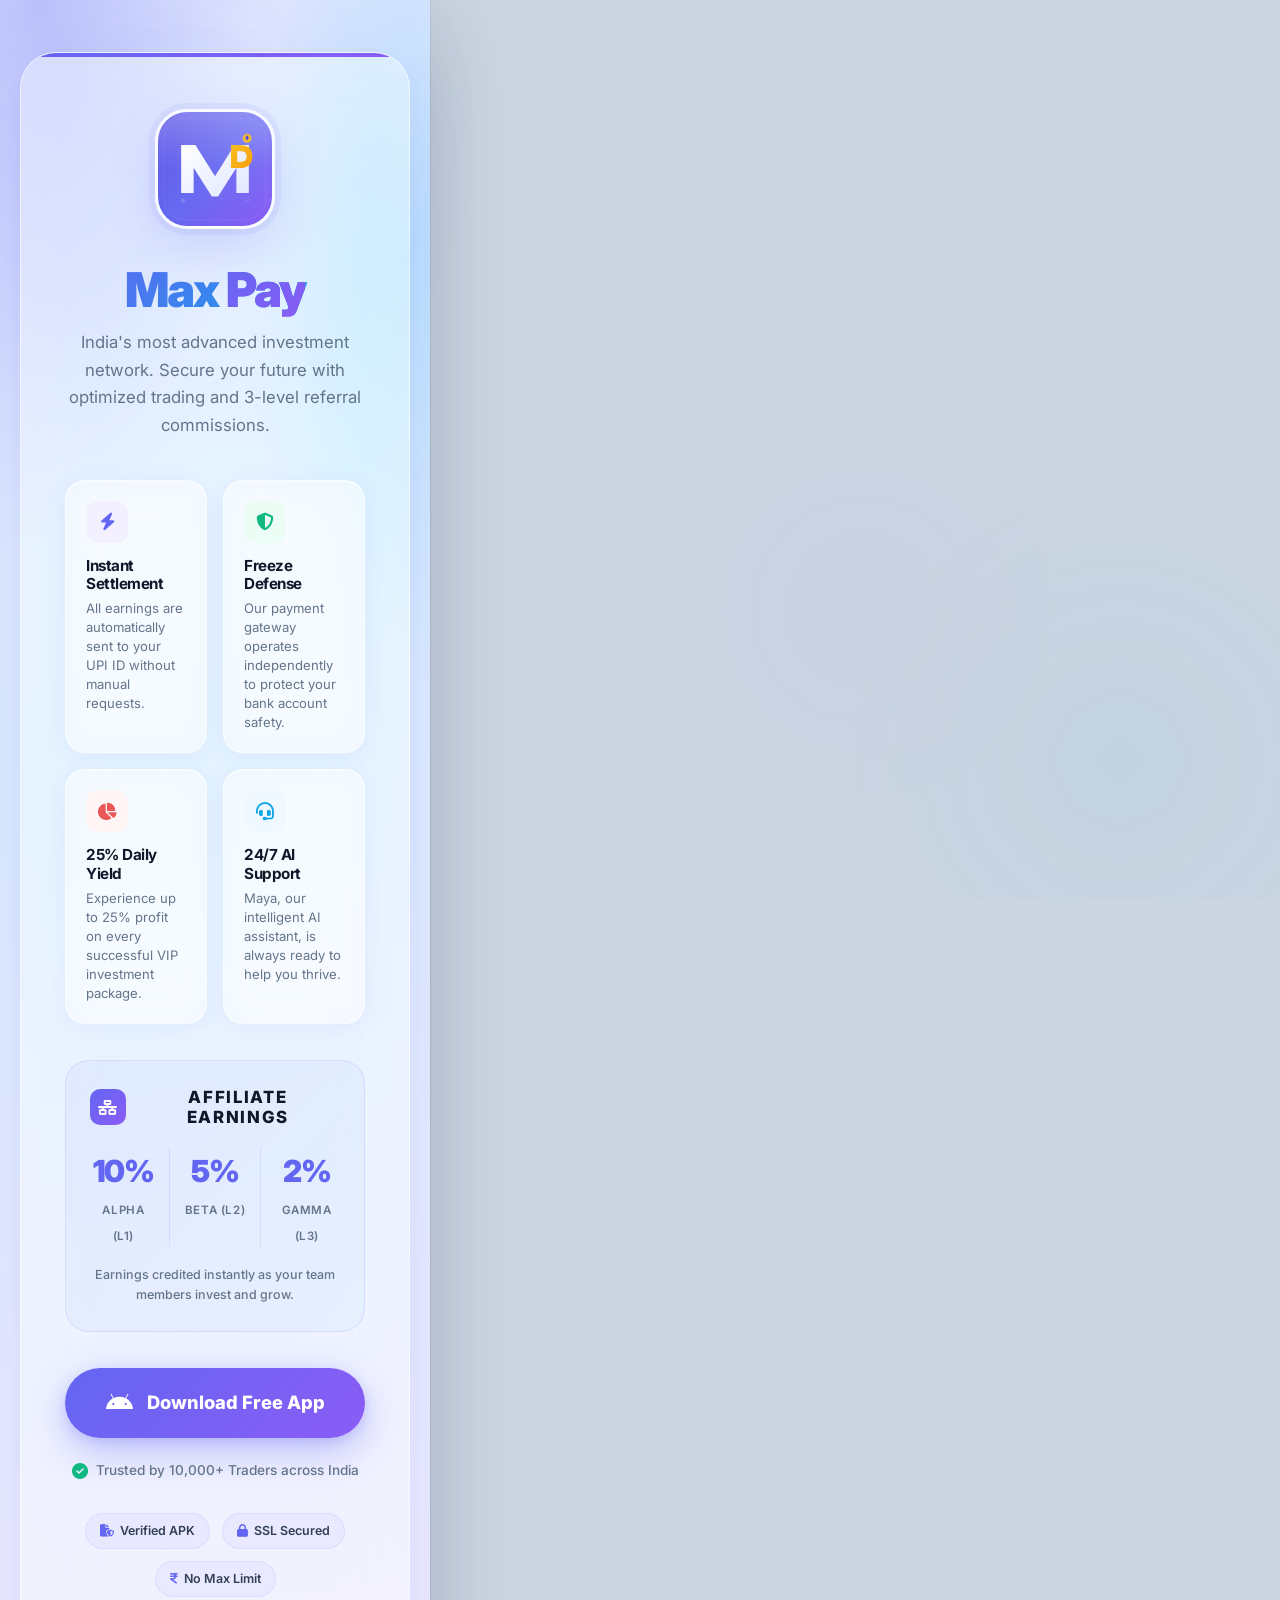
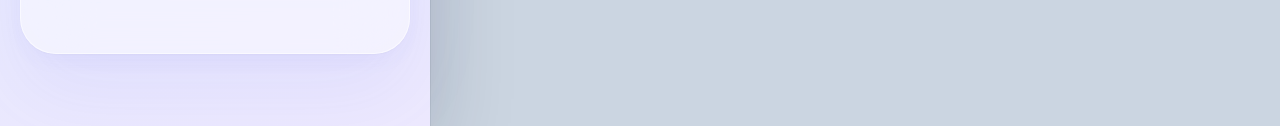
<file: download.html>
<!DOCTYPE html>
<html lang="en">
<head>
    <meta charset="UTF-8">
    <meta name="viewport"
        content="width=device-width, initial-scale=1.0, maximum-scale=1.0, user-scalable=no, viewport-fit=cover">
    <meta name="mobile-web-app-capable" content="yes">
    <meta name="theme-color" content="#6366f1">
    <title>Download Max Pay | Premium Investment App</title>
    <link rel="icon" type="image/svg+xml" href="max_pay_logo.svg">
    <link rel="apple-touch-icon" href="max_pay_logo.svg">
    <meta name="description" content="Download Max Pay - India's most advanced fintech investment app with 25% daily yield, 3-level referral commissions and 24/7 AI support.">
    <!-- Fonts -->
    <link rel="preconnect" href="https://fonts.googleapis.com">
    <link rel="preconnect" href="https://fonts.gstatic.com" crossorigin>
    <link href="https://fonts.googleapis.com/css2?family=Inter:wght@300;400;500;600;700;800;900&display=swap" rel="stylesheet">
    <!-- Icons -->
    <link rel="stylesheet" href="https://cdnjs.cloudflare.com/ajax/libs/font-awesome/6.4.0/css/all.min.css">
    <!-- Global Styles -->
    <link rel="stylesheet" href="styles.css">

    <style>
        /* =========================================
           DOWNLOAD PAGE — PREMIUM LIGHT THEME
           Sky-Blue & Lavender Design System
           ========================================= */

        body {
            font-family: 'Inter', sans-serif;
            background:
                radial-gradient(ellipse 90% 60% at 10% 0%, rgba(99, 102, 241, 0.28), transparent 55%),
                radial-gradient(ellipse 70% 50% at 95% 15%, rgba(56, 189, 248, 0.22), transparent 50%),
                linear-gradient(165deg, #e0e7ff 0%, #dbeafe 45%, #ede9fe 100%);
            color: var(--text-primary);
            margin: 0;
            padding: 0;
            overflow-x: hidden;
            min-height: 100vh;
        }

        /* Animated Ambient Background Spheres */
        .ambient-bg {
            position: fixed;
            inset: 0;
            z-index: 0;
            pointer-events: none;
            overflow: hidden;
        }

        .glow-sphere {
            position: absolute;
            border-radius: 50%;
            filter: blur(90px);
            opacity: 0.45;
        }

        .glow-sphere.s1 {
            width: 520px; height: 520px;
            background: radial-gradient(circle, rgba(99, 102, 241, 0.18) 0%, transparent 70%);
            top: -120px; left: -80px;
        }
        .glow-sphere.s2 {
            width: 480px; height: 480px;
            background: radial-gradient(circle, rgba(14, 165, 233, 0.14) 0%, transparent 70%);
            bottom: -100px; right: -80px;
        }
        .glow-sphere.s3 {
            width: 320px; height: 320px;
            background: radial-gradient(circle, rgba(139, 92, 246, 0.12) 0%, transparent 70%);
            top: 50%; left: 55%;
        }

        /* Hero Container */
        .container-hero {
            max-width: 700px;
            margin: 0 auto;
            padding: 52px 20px 72px;
            display: flex;
            flex-direction: column;
            align-items: center;
            position: relative;
            z-index: 1;
        }

        /* Premium White Glass Card */
        .hero-card {
            background: rgba(255, 255, 255, 0.42);
            backdrop-filter: blur(32px) saturate(180%);
            -webkit-backdrop-filter: blur(32px) saturate(180%);
            border: 1px solid rgba(255, 255, 255, 0.55);
            box-shadow: 0 8px 32px rgba(99, 102, 241, 0.12), inset 0 1px 0 rgba(255, 255, 255, 0.75);
            border-radius: 36px;
            padding: 56px 44px;
            width: 100%;
            text-align: center;
            box-shadow:
                0 40px 80px rgba(99, 102, 241, 0.08),
                0 8px 24px rgba(99, 102, 241, 0.05),
                0 1px 2px rgba(0,0,0,0.03);
            position: relative;
            overflow: hidden;
        }

        /* Decorative top bar */
        .hero-card::before {
            content: '';
            position: absolute;
            top: 0; left: 0; right: 0;
            height: 4px;
            background: linear-gradient(90deg, #6366f1, #8b5cf6, #0ea5e9, #6366f1);
            background-size: 300% 100%;
            animation: bar-shimmer 4s linear infinite;
        }
        @keyframes bar-shimmer {
            0%   { background-position: 0% 0; }
            100% { background-position: 300% 0; }
        }

        .app-logo-main {
            width: 120px;
            height: 120px;
            border-radius: 32px;
            margin-bottom: 28px;
            box-shadow:
                0 20px 50px rgba(99, 102, 241, 0.2),
                0 0 0 6px rgba(99, 102, 241, 0.08);
            border: 3px solid rgba(255, 255, 255, 0.8);
            object-fit: cover;
        }

        h1.hero-title {
            font-size: 3rem;
            font-weight: 900;
            margin: 0 0 14px 0;
            letter-spacing: -0.04em;
            line-height: 1.05;
            color: var(--text-primary);
            background: linear-gradient(135deg, #6366f1, #0ea5e9);
            -webkit-background-clip: text;
            -webkit-text-fill-color: transparent;
            background-clip: text;
        }

        p.hero-subtitle {
            font-size: 1.05rem;
            color: var(--text-muted);
            line-height: 1.65;
            margin-bottom: 40px;
            max-width: 480px;
            margin-left: auto;
            margin-right: auto;
        }

        /* Features Grid */
        .grid-features {
            display: grid;
            grid-template-columns: 1fr 1fr;
            gap: 16px;
            margin-bottom: 36px;
            text-align: left;
        }

        .dl-feature-card {
            background: rgba(255, 255, 255, 0.38);
            backdrop-filter: blur(20px) saturate(160%);
            -webkit-backdrop-filter: blur(20px) saturate(160%);
            border: 1px solid rgba(255, 255, 255, 0.5);
            padding: 20px;
            border-radius: 20px;
            transition: transform 0.25s, box-shadow 0.25s, border-color 0.25s;
            box-shadow: 0 4px 20px rgba(99, 102, 241, 0.08), inset 0 1px 0 rgba(255, 255, 255, 0.6);
        }

        .dl-feature-card:hover {
            border-color: rgba(99, 102, 241, 0.2);
            transform: translateY(-4px);
            box-shadow: 0 10px 28px rgba(99, 102, 241, 0.1);
        }

        .dl-feature-card .feat-icon-wrap {
            width: 42px; height: 42px;
            border-radius: 12px;
            display: flex; align-items: center; justify-content: center;
            margin-bottom: 14px;
            font-size: 1.1rem;
        }

        .dl-feature-card h3 {
            font-size: 0.95rem;
            margin: 0 0 6px 0;
            color: var(--text-primary);
            font-weight: 700;
        }

        .dl-feature-card p {
            font-size: 0.82rem;
            color: var(--text-muted);
            margin: 0;
            line-height: 1.45;
        }

        /* Commission Section */
        .commission-box {
            background: linear-gradient(135deg, rgba(99, 102, 241, 0.06), rgba(14, 165, 233, 0.04));
            border: 1px solid rgba(99, 102, 241, 0.12);
            border-radius: 24px;
            padding: 26px 24px;
            margin-bottom: 36px;
        }

        .comm-header {
            display: flex;
            align-items: center;
            justify-content: center;
            gap: 10px;
            margin-bottom: 20px;
        }

        .comm-header .comm-icon {
            width: 36px; height: 36px;
            background: linear-gradient(135deg, #6366f1, #8b5cf6);
            border-radius: 10px;
            display: flex; align-items: center; justify-content: center;
            color: #fff;
            font-size: 0.95rem;
        }

        .comm-header h2 {
            font-size: 1.05rem;
            margin: 0;
            text-transform: uppercase;
            letter-spacing: 0.1em;
            font-weight: 800;
            color: var(--text-primary);
        }

        .comm-tiers {
            display: flex;
            justify-content: space-around;
            gap: 12px;
        }

        .tier-item {
            text-align: center;
            flex: 1;
        }

        .tier-val {
            font-size: 1.9rem;
            font-weight: 900;
            color: #6366f1;
            display: block;
            letter-spacing: -0.04em;
        }

        .tier-label {
            font-size: 0.72rem;
            color: var(--text-muted);
            font-weight: 600;
            text-transform: uppercase;
            letter-spacing: 0.05em;
        }

        .tier-divider {
            width: 1px;
            background: rgba(99, 102, 241, 0.12);
            align-self: stretch;
        }

        /* Download Button */
        .btn-download {
            background: linear-gradient(135deg, #6366f1, #8b5cf6);
            color: #ffffff;
            text-decoration: none;
            padding: 20px 40px;
            border-radius: 60px;
            font-size: 1.15rem;
            font-weight: 800;
            display: flex;
            align-items: center;
            justify-content: center;
            gap: 14px;
            box-shadow: 0 14px 40px rgba(99, 102, 241, 0.35), 0 4px 12px rgba(99, 102, 241, 0.2);
            transition: all 0.3s cubic-bezier(0.25, 0.8, 0.25, 1);
            margin-bottom: 22px;
            border: none;
            cursor: pointer;
        }

        .btn-download:hover {
            transform: translateY(-3px) scale(1.03);
            box-shadow: 0 20px 55px rgba(99, 102, 241, 0.45), 0 6px 20px rgba(99, 102, 241, 0.25);
        }

        .btn-download i { font-size: 1.5rem; }

        /* Trust Badge */
        .trust-badge {
            display: flex;
            align-items: center;
            justify-content: center;
            gap: 8px;
            font-size: 0.85rem;
            color: var(--text-muted);
            font-weight: 500;
        }

        .trust-badge i { color: var(--accent-green); font-size: 1rem; }

        /* Footer security pills */
        .security-pills {
            margin-top: 32px;
            display: flex;
            justify-content: center;
            gap: 12px;
            flex-wrap: wrap;
        }

        .security-pill {
            display: inline-flex;
            align-items: center;
            gap: 6px;
            padding: 7px 14px;
            border-radius: 99px;
            background: rgba(99, 102, 241, 0.06);
            border: 1px solid rgba(99, 102, 241, 0.1);
            font-size: 0.78rem;
            font-weight: 600;
            color: var(--text-secondary);
        }

        .security-pill i { color: #6366f1; }

        /* Mobile Adjustments */
        @media (max-width: 600px) {
            h1.hero-title { font-size: 2.2rem; }
            .grid-features { grid-template-columns: 1fr; }
            .hero-card { padding: 36px 20px; border-radius: 28px; }
            .comm-tiers { flex-direction: column; gap: 16px; }
            .tier-divider { display: none; }
            .btn-download { padding: 18px 28px; font-size: 1rem; }
        }
    </style>
</head>
<body>

    <!-- Ambient Soft Glow Background -->
    <div class="ambient-bg">
        <div class="glow-sphere s1"></div>
        <div class="glow-sphere s2"></div>
        <div class="glow-sphere s3"></div>
    </div>

    <div class="container-hero">
        <div class="hero-card">

            <img src="max_pay_logo.svg" alt="Max Pay App Logo" class="app-logo-main">

            <h1 class="hero-title">Max <span style="background: linear-gradient(135deg, #6366f1, #8b5cf6); -webkit-background-clip: text; -webkit-text-fill-color: transparent;">Pay</span></h1>
            <p class="hero-subtitle">India's most advanced investment network. Secure your future with optimized trading and 3-level referral commissions.</p>

            <!-- Features Grid -->
            <div class="grid-features">
                <div class="dl-feature-card">
                    <div class="feat-icon-wrap" style="background: #f3f0ff;">
                        <i class="fa-solid fa-bolt" style="color: #6366f1;"></i>
                    </div>
                    <h3>Instant Settlement</h3>
                    <p>All earnings are automatically sent to your UPI ID without manual requests.</p>
                </div>
                <div class="dl-feature-card">
                    <div class="feat-icon-wrap" style="background: #ecfdf5;">
                        <i class="fa-solid fa-shield-halved" style="color: #10b981;"></i>
                    </div>
                    <h3>Freeze Defense</h3>
                    <p>Our payment gateway operates independently to protect your bank account safety.</p>
                </div>
                <div class="dl-feature-card">
                    <div class="feat-icon-wrap" style="background: #fff5f5;">
                        <i class="fa-solid fa-chart-pie" style="color: #eb5757;"></i>
                    </div>
                    <h3>25% Daily Yield</h3>
                    <p>Experience up to 25% profit on every successful VIP investment package.</p>
                </div>
                <div class="dl-feature-card">
                    <div class="feat-icon-wrap" style="background: #f0f9ff;">
                        <i class="fa-solid fa-headset" style="color: #0ea5e9;"></i>
                    </div>
                    <h3>24/7 AI Support</h3>
                    <p>Maya, our intelligent AI assistant, is always ready to help you thrive.</p>
                </div>
            </div>

            <!-- Affiliate Commission Highlight -->
            <div class="commission-box">
                <div class="comm-header">
                    <div class="comm-icon">
                        <i class="fa-solid fa-network-wired"></i>
                    </div>
                    <h2>Affiliate Earnings</h2>
                </div>
                <div class="comm-tiers">
                    <div class="tier-item">
                        <span class="tier-val">10%</span>
                        <span class="tier-label">Alpha (L1)</span>
                    </div>
                    <div class="tier-divider"></div>
                    <div class="tier-item">
                        <span class="tier-val">5%</span>
                        <span class="tier-label">Beta (L2)</span>
                    </div>
                    <div class="tier-divider"></div>
                    <div class="tier-item">
                        <span class="tier-val">2%</span>
                        <span class="tier-label">Gamma (L3)</span>
                    </div>
                </div>
                <p style="font-size: 0.78rem; color: var(--text-muted); margin-top: 18px; font-weight: 500; margin-bottom: 0;">Earnings credited instantly as your team members invest and grow.</p>
            </div>

            <!-- Download CTA -->
            <a href="maxpay.apk" download="MaxPay.apk" class="btn-download" id="download-apk-btn">
                <i class="fa-brands fa-android"></i>
                Download Free App
            </a>

            <div class="trust-badge">
                <i class="fa-solid fa-circle-check"></i>
                <span>Trusted by 10,000+ Traders across India</span>
            </div>

            <div class="security-pills">
                <span class="security-pill"><i class="fa-solid fa-file-shield"></i> Verified APK</span>
                <span class="security-pill"><i class="fa-solid fa-lock"></i> SSL Secured</span>
                <span class="security-pill"><i class="fa-solid fa-indian-rupee-sign"></i> No Max Limit</span>
            </div>

        </div>
    </div>

</body>
</html>
</file>
<file: styles.css>
/* =============================================
   MAX PAY - GLASSMORPHISM UI
   Frosted glass design system
   ============================================= */

@import url('https://fonts.googleapis.com/css2?family=Inter:wght@300;400;500;600;700;800;900&display=swap');

:root {
    /* Mesh background tones */
    --bg-color: #e8eeff;
    --bg-secondary: #dbeafe;
    --bg-primary: rgba(255, 255, 255, 0.35);

    /* Glass surfaces */
    --glass-bg: rgba(255, 255, 255, 0.42);
    --glass-bg-strong: rgba(255, 255, 255, 0.58);
    --glass-bg-subtle: rgba(255, 255, 255, 0.28);
    --glass-blur: blur(24px) saturate(180%);
    --glass-blur-heavy: blur(40px) saturate(200%);
    --card-bg: var(--glass-bg);
    --card-bg-solid: rgba(255, 255, 255, 0.55);
    --card-border: rgba(255, 255, 255, 0.65);
    --card-border-hover: rgba(255, 255, 255, 0.85);

    --text-primary: #0f172a;
    --text-secondary: #334155;
    --text-muted: #64748b;

    --accent-start: #6366f1;
    --accent-end: #8b5cf6;
    --accent-gradient: linear-gradient(135deg, var(--accent-start), var(--accent-end));
    --accent-glow: rgba(99, 102, 241, 0.25);

    --accent-purple: #6366f1;
    --accent-purple-light: rgba(99, 102, 241, 0.12);
    --accent-coral: #eb5757;
    --accent-coral-light: rgba(235, 87, 87, 0.1);
    --accent-green: #10b981;
    --accent-green-light: rgba(16, 185, 129, 0.12);

    --success: #10b981;
    --success-bg: rgba(16, 185, 129, 0.15);
    --pending: #f59e0b;
    --pending-bg: rgba(245, 158, 11, 0.15);
    --failed: #ef4444;
    --failed-bg: rgba(239, 68, 68, 0.12);
    --danger: #ef4444;
    --warning: #f59e0b;

    --nav-bg: rgba(255, 255, 255, 0.45);
    --glass: var(--glass-bg);
    --glass-hover: rgba(255, 255, 255, 0.62);
    --border-glass: rgba(255, 255, 255, 0.55);
    --border-glow: rgba(99, 102, 241, 0.2);
    --glass-border: rgba(255, 255, 255, 0.5);

    --shadow-sm: 0 4px 16px rgba(99, 102, 241, 0.08);
    --shadow-md: 0 12px 32px rgba(99, 102, 241, 0.12);
    --shadow-lg: 0 20px 50px rgba(99, 102, 241, 0.16);
    --shadow-accent: 0 10px 36px rgba(99, 102, 241, 0.22);
    --shadow-card: 0 8px 32px rgba(99, 102, 241, 0.1), inset 0 1px 0 rgba(255, 255, 255, 0.75);
    --shadow-premium: 0 8px 32px rgba(99, 102, 241, 0.12), inset 0 1px 0 rgba(255, 255, 255, 0.8);
    --shadow: 0 16px 48px rgba(99, 102, 241, 0.14);

    /* Radius - Extra Rounded as in Mockup */
    --radius-sm: 10px;
    --radius-md: 16px;
    --radius-lg: 24px;
    --radius-xl: 32px;

    --transition-speed: 0.3s;

    /* Mobile-only app shell */
    --mobile-max-width: 430px;
}

/* ========================
   RESET & BASE
   ======================== */
*, *::before, *::after {
    margin: 0;
    padding: 0;
    box-sizing: border-box;
    scrollbar-width: thin;
    scrollbar-color: rgba(14, 165, 233, 0.3) transparent;
}
input, button, textarea, select {
    font-family: inherit;
}
::-webkit-scrollbar { width: 5px; }
::-webkit-scrollbar-track { background: transparent; }
::-webkit-scrollbar-thumb { background: rgba(14, 165, 233, 0.4); border-radius: 99px; }

html { 
    scroll-behavior: smooth; 
    -webkit-text-size-adjust: 100%;
    touch-action: manipulation;
}

body {
    background:
        radial-gradient(ellipse 90% 60% at 10% 0%, rgba(99, 102, 241, 0.28), transparent 55%),
        radial-gradient(ellipse 70% 50% at 95% 15%, rgba(56, 189, 248, 0.22), transparent 50%),
        radial-gradient(ellipse 80% 55% at 50% 100%, rgba(139, 92, 246, 0.2), transparent 55%),
        linear-gradient(165deg, #e0e7ff 0%, #dbeafe 45%, #ede9fe 100%);
    background-attachment: fixed;
    color: var(--text-primary);
    font-family: 'Inter', sans-serif;
    margin: 0 auto;
    padding: 0;
    padding-left: env(safe-area-inset-left);
    padding-right: env(safe-area-inset-right);
    line-height: 1.6;
    overflow-x: hidden;
    min-height: 100vh;
    min-height: 100dvh;
    max-width: var(--mobile-max-width);
    width: 100%;
    position: relative;
}

/* Phone frame on larger screens */
@media (min-width: 481px) {
    html {
        background: #cbd5e1;
    }
    body {
        box-shadow: 0 0 0 1px rgba(15, 23, 42, 0.06), 0 25px 80px rgba(15, 23, 42, 0.18);
    }
}

/* ========================
   TYPOGRAPHY
   ======================== */
h1, h2, h3, h4, h5, h6 {
    font-weight: 700;
    letter-spacing: -0.03em;
    line-height: 1.2;
}
h3 { font-size: 1.05rem; }
h4 { font-size: 0.95rem; }

.text-gradient {
    background: var(--accent-gradient);
    background-clip: text;
    -webkit-background-clip: text;
    -webkit-text-fill-color: transparent;
}
.text-success { color: var(--success) !important; }
.text-muted-val { color: var(--text-muted) !important; }

/* ========================
   UTILITIES
   ======================== */
.container {
    max-width: 100%;
    margin: 0 auto;
    padding: 0 18px;
}
.hidden { display: none !important; }

/* Form slide animation */
.slide-form {
    animation: slideForm 0.35s ease-out forwards;
}
@keyframes slideForm {
    0% { opacity: 0; transform: translateY(18px) scale(0.98); }
    100% { opacity: 1; transform: translateY(0) scale(1); }
}
.flex-center { display: flex; align-items: center; justify-content: center; }

/* ========================
   GLASSMORPHISM UTILITIES
   ======================== */
.glass-card,
.glass-panel {
    background: var(--glass-bg) !important;
    backdrop-filter: var(--glass-blur);
    -webkit-backdrop-filter: var(--glass-blur);
    border: 1px solid var(--card-border) !important;
    box-shadow: var(--shadow-premium) !important;
}
.glass-card-strong {
    background: var(--glass-bg-strong) !important;
    backdrop-filter: var(--glass-blur-heavy);
    -webkit-backdrop-filter: var(--glass-blur-heavy);
    border: 1px solid rgba(255, 255, 255, 0.7) !important;
    box-shadow: var(--shadow-premium) !important;
}
.glass-icon-btn {
    background: var(--glass-bg-subtle) !important;
    backdrop-filter: blur(16px) saturate(160%);
    -webkit-backdrop-filter: blur(16px) saturate(160%);
    border: 1px solid rgba(255, 255, 255, 0.5) !important;
    box-shadow: var(--shadow-sm) !important;
}

/* ========================
   ANIMATIONS
   ======================== */
@keyframes fadeIn {
    from { opacity: 0; transform: translateY(18px); }
    to { opacity: 1; transform: translateY(0); }
}
@keyframes float {
    0%, 100% { transform: translateY(0) rotate(0deg); opacity: 0.07; }
    50% { transform: translateY(-22px) rotate(12deg); opacity: 0.18; }
}
@keyframes float-center {
    0%   { transform: translate(-50%,-50%) rotate(0deg) scale(1); opacity: 0.04; }
    25%  { transform: translate(-40%,-60%) rotate(90deg) scale(1.2); opacity: 0.12; }
    50%  { transform: translate(-60%,-40%) rotate(180deg) scale(1); opacity: 0.04; }
    75%  { transform: translate(-40%,-40%) rotate(270deg) scale(1.2); opacity: 0.12; }
    100% { transform: translate(-50%,-50%) rotate(360deg) scale(1); opacity: 0.04; }
}
@keyframes pulse-accent {
    0%, 100% { box-shadow: 0 0 20px var(--accent-glow); }
    50%       { box-shadow: 0 0 40px var(--accent-glow), 0 0 70px rgba(14, 165, 233, 0.2); }
}
@keyframes bounce {
    0%,20%,50%,80%,100% { transform: translateY(0); }
    40%  { transform: translateY(-12px); }
    60%  { transform: translateY(-6px); }
}
@keyframes gold-shine {
    0%   { background-position: 0% 50%; }
    50%  { background-position: 100% 50%; }
    100% { background-position: 0% 50%; }
}
@keyframes gold-float {
    0%, 100% { transform: translateY(0); }
    50%  { transform: translateY(-4px); }
}
@keyframes progress-shine {
    0%   { background-position: 100% 0; }
    100% { background-position: -100% 0; }
}
@keyframes rotate-bg {
    from { transform: rotate(0deg); }
    to   { transform: rotate(360deg); }
}
@keyframes shimmer {
    0%   { background-position: -200% center; }
    100% { background-position: 200% center; }
}
@keyframes card-glow-in {
    from { box-shadow: var(--shadow-card); }
    to   { box-shadow: var(--shadow-card), 0 0 30px var(--accent-glow); }
}
@keyframes pulse-blue {
    0%, 100% { box-shadow: 0 0 20px rgba(14, 165, 233, 0.4); }
    50%       { box-shadow: 0 0 45px rgba(14, 165, 233, 0.75), 0 0 80px rgba(56, 189, 248, 0.3); }
}

@keyframes slideUp {
    from { transform: translateY(100%); opacity: 0; }
    to { transform: translateY(0); opacity: 1; }
}

@keyframes typing {
    0%, 100% { transform: translateY(0); opacity: 0.3; }
    50% { transform: translateY(-4px); opacity: 1; }
}

.typing-dot {
    width: 6px;
    height: 6px;
    background: var(--success);
    border-radius: 50%;
    animation: typing 1.2s infinite ease-in-out;
}
.typing-dot:nth-child(2) { animation-delay: 0.2s; }
.typing-dot:nth-child(3) { animation-delay: 0.4s; }

.animate-fade-in { animation: fadeIn 0.6s ease-out forwards; }

/* ========================
   LOGO
   ======================== */
.logo-attractive {
    font-family: 'Inter', sans-serif;
    font-weight: 800;
    color: #0f172a;
    display: inline-flex;
    align-items: center;
    gap: 8px;
    text-decoration: none;
    letter-spacing: -0.02em;
}
.logo-attractive i {
    background: var(--accent-gradient);
    -webkit-background-clip: text;
    -webkit-text-fill-color: transparent;
    background-clip: text;
    font-size: 1.1em;
}

.max-pay-logo {
    display: block;
    object-fit: contain;
    user-select: none;
    -webkit-user-drag: none;
}
.max-pay-logo--hero {
    width: 168px;
    height: 168px;
    filter: drop-shadow(0 12px 32px rgba(99, 102, 241, 0.35)) drop-shadow(0 4px 12px rgba(99, 102, 241, 0.2));
}
.max-pay-logo--auth {
    width: 72px;
    height: 72px;
    margin: 0 auto 12px;
    filter: drop-shadow(0 8px 20px rgba(99, 102, 241, 0.3));
}
.max-pay-logo--header {
    width: 40px;
    height: 40px;
    border-radius: 11px;
    box-shadow: 0 6px 16px rgba(99, 102, 241, 0.22);
}
.max-pay-brand {
    font-size: 1.25rem;
    font-weight: 800;
    color: #0f172a;
    letter-spacing: -0.03em;
    line-height: 1.15;
}
.max-pay-brand span {
    background: var(--accent-gradient);
    -webkit-background-clip: text;
    -webkit-text-fill-color: transparent;
    background-clip: text;
}
.max-pay-brand-tag {
    font-size: 0.65rem;
    font-weight: 800;
    color: #6366f1;
    letter-spacing: 0.08em;
    text-transform: uppercase;
}

/* ========================
   BUTTONS
   ======================== */
.btn {
    padding: 11px 22px;
    border-radius: var(--radius-md);
    border: none;
    font-weight: 600;
    font-size: 0.9rem;
    cursor: pointer;
    transition: all 0.25s cubic-bezier(0.25, 0.8, 0.25, 1);
    display: inline-flex;
    align-items: center;
    justify-content: center;
    gap: 8px;
    position: relative;
    overflow: hidden;
    letter-spacing: -0.01em;
}
.btn::after {
    content: '';
    position: absolute;
    inset: 0;
    background: linear-gradient(rgba(255,255,255,0.1), transparent);
    opacity: 0;
    transition: opacity 0.2s;
}
.btn:hover::after { opacity: 1; }

.btn-primary {
    background: var(--accent-gradient);
    color: white;
    box-shadow: 0 4px 18px rgba(14, 165, 233, 0.35);
}
.btn-primary:hover {
    transform: translateY(-2px);
    box-shadow: 0 8px 28px rgba(14, 165, 233, 0.5);
}
.btn-primary:active { transform: translateY(0); }

.btn-outline {
    background: var(--glass-bg-subtle);
    backdrop-filter: blur(12px);
    -webkit-backdrop-filter: blur(12px);
    border: 1px solid var(--border-glass);
    color: var(--text-secondary);
    font-size: 0.8rem;
    padding: 7px 14px;
    border-radius: var(--radius-sm);
}
.btn-outline:hover {
    border-color: var(--accent-start);
    color: var(--accent-start);
    background: rgba(14, 165, 233, 0.08);
}

.btn-get-started-trigger {
    padding: 18px 56px;
    font-size: 1.35rem;
    border-radius: 50px;
    background: var(--accent-gradient);
    box-shadow: 0 0 30px rgba(14, 165, 233, 0.5);
    letter-spacing: 0.5px;
    text-transform: uppercase;
    font-weight: 800;
    animation: pulse-accent 2.5s infinite ease-in-out;
    margin-top: 20px;
    color: white;
}
.btn-get-started-trigger:hover {
    transform: translateY(-4px) scale(1.04);
    box-shadow: 0 0 60px rgba(14, 165, 233, 0.8);
}
.btn-get-started-trigger i { transition: transform 0.3s; }
.btn-get-started-trigger:hover i { transform: translateX(6px); }

/* ========================
   FORMS
   ======================== */
.form-group { margin-bottom: 18px; }
.form-label {
    display: block;
    margin-bottom: 7px;
    color: var(--text-muted);
    font-size: 0.85rem;
    font-weight: 500;
    letter-spacing: 0.01em;
}
.form-input {
    width: 100%;
    padding: 12px 14px;
    background: rgba(255, 255, 255, 0.35);
    backdrop-filter: blur(12px);
    -webkit-backdrop-filter: blur(12px);
    border: 1px solid var(--border-glass);
    border-radius: var(--radius-md);
    color: var(--text-primary);
    font-size: 0.95rem;
    transition: border-color 0.2s, box-shadow 0.2s, background 0.2s;
}
.form-input::placeholder { color: #64748b; }
.form-input:focus {
    outline: none;
    border-color: rgba(99, 102, 241, 0.45);
    background: rgba(255, 255, 255, 0.5);
    box-shadow: 0 0 0 3px rgba(99, 102, 241, 0.15), inset 0 1px 0 rgba(255, 255, 255, 0.6);
}
.form-input:focus-within {
    border-color: rgba(99, 102, 241, 0.6);
    box-shadow: 0 0 0 3px rgba(99, 102, 241, 0.2), 0 0 15px rgba(99, 102, 241, 0.1), inset 0 1px 0 rgba(255, 255, 255, 0.6);
}
.form-input option { background: #eef2ff; color: #0f172a; }

/* Username availability indicator */
.name-available { color: #10b981 !important; }
.name-taken { color: #ef4444 !important; }
.name-checking { color: #f59e0b !important; }
#signup-name.valid-name { border-color: rgba(16, 185, 129, 0.5); box-shadow: 0 0 0 3px rgba(16, 185, 129, 0.1); }
#signup-name.invalid-name { border-color: rgba(239, 68, 68, 0.5); box-shadow: 0 0 0 3px rgba(239, 68, 68, 0.1); }

/* ========================
   CARDS
   ======================== */
.card {
    background: var(--glass-bg);
    border: 1px solid var(--card-border);
    border-radius: var(--radius-lg);
    padding: 20px;
    margin-bottom: 14px;
    box-shadow: var(--shadow-card);
    backdrop-filter: var(--glass-blur);
    -webkit-backdrop-filter: var(--glass-blur);
    transition: border-color 0.3s, box-shadow 0.3s, transform 0.3s;
    position: relative;
    overflow: hidden;
}
.card::before {
    content: '';
    position: absolute;
    top: 0; left: 0; right: 0;
    height: 1px;
    background: linear-gradient(90deg, transparent, rgba(14, 165, 233, 0.15), transparent);
}
.card:hover {
    border-color: var(--card-border-hover);
    transform: translateY(-2px);
    box-shadow: var(--shadow-card), 0 0 30px rgba(14, 165, 233, 0.1);
}
.card-header {
    display: flex;
    justify-content: space-between;
    align-items: center;
    margin-bottom: 16px;
}

/* ========================
   STATUS BADGES
   ======================== */
.status-badge {
    padding: 4px 10px;
    border-radius: 20px;
    font-size: 0.72rem;
    font-weight: 700;
    letter-spacing: 0.04em;
    text-transform: uppercase;
}
.status-success { background: var(--success-bg); color: var(--success); border: 1px solid rgba(16, 185, 129, 0.25); }
.status-pending { background: var(--pending-bg); color: var(--pending); border: 1px solid rgba(245, 158, 11, 0.25); }
.status-failed  { background: var(--failed-bg); color: var(--failed); border: 1px solid rgba(239, 68, 68, 0.25); }

/* ========================
   TRANSACTIONS
   ======================== */
.transaction-item {
    display: flex;
    justify-content: space-between;
    align-items: center;
    padding: 12px 0;
    border-bottom: 1px solid rgba(14, 165, 233, 0.1);
    transition: background 0.2s;
}
.transaction-item:last-child { border-bottom: none; }

/* ========================
   STAT VALUE
   ======================== */
.stat-value {
    font-size: 1.5rem;
    font-weight: 800;
    letter-spacing: -0.03em;
}


}
.hero-logo { font-size: 3rem; margin-bottom: 1rem; position: relative; }
.hero-tagline {
    font-size: 1.35rem;
    color: var(--text-muted);
    margin-bottom: 2rem;
    max-width: 580px;
    line-height: 1.6;
}

/* Floating background icons */
.floating-elements {
    position: absolute;
    top: 0; left: 0;
    width: 100%; height: 100%;
    overflow: hidden;
    z-index: 1;
    pointer-events: none;
}
.float-icon {
    position: absolute;
    color: rgba(14, 165, 233, 0.1);
    font-size: 3rem;
    animation: float 10s infinite ease-in-out;
}
.icon-1 { top:15%; left:10%; font-size:4rem; color:rgba(14, 165, 233, 0.1); animation-duration:12s; }
.icon-2 { top:20%; right:15%; font-size:3.5rem; color:rgba(14, 165, 233, 0.08); animation-duration:15s; animation-delay:2s; }
.icon-3 { bottom:20%; left:15%; font-size:5rem; color:rgba(56, 189, 248, 0.07); animation-duration:18s; animation-delay:1s; }
.icon-4 { bottom:25%; right:10%; font-size:3rem; animation-duration:14s; animation-delay:3s; }
.icon-5 { top:50%; left:50%; font-size:2.5rem; transform:translate(-50%,-50%); color:rgba(14, 165, 233, 0.08); animation:float-center 20s infinite linear; }

/* ========================
   APP HEADER (Mobile)
   ======================== */
.app-header {
    position: sticky;
    top: 0;
    z-index: 1000;
    background: rgba(255, 255, 255, 0.38);
    backdrop-filter: var(--glass-blur-heavy);
    -webkit-backdrop-filter: var(--glass-blur-heavy);
    display: flex;
    justify-content: space-between;
    align-items: center;
    padding: 13px 18px;
    border-bottom: 1px solid var(--border-glass);
    box-shadow: 0 4px 24px rgba(99, 102, 241, 0.1), inset 0 1px 0 rgba(255, 255, 255, 0.6);
}
#header-profile-trigger {
    z-index: 1002;
    cursor: pointer;
    transition: transform 0.2s;
}
#header-profile-trigger:active { transform: scale(0.92); }

/* ========================
   NAVBAR
   ======================== */
.navbar {
    position: fixed;
    bottom: 0;
    left: 50%;
    transform: translateX(-50%);
    width: min(100%, var(--mobile-max-width));
    max-width: var(--mobile-max-width);
    background: rgba(255, 255, 255, 0.42);
    backdrop-filter: var(--glass-blur-heavy);
    -webkit-backdrop-filter: var(--glass-blur-heavy);
    border-top: 1px solid var(--border-glass);
    display: flex;
    justify-content: space-around;
    padding: 10px 0 12px;
    z-index: 1000;
    box-shadow: 0 -8px 32px rgba(99, 102, 241, 0.12), inset 0 1px 0 rgba(255, 255, 255, 0.65);
    padding-bottom: calc(12px + env(safe-area-inset-bottom));
}

.nav-item {
    color: var(--text-muted);
    text-decoration: none;
    font-size: 0.78rem;
    display: flex;
    flex-direction: column;
    align-items: center;
    gap: 3px;
    transition: color 0.25s;
    cursor: pointer;
    padding: 4px 8px;
    border-radius: var(--radius-sm);
    position: relative;
}
.nav-item i {
    font-size: 1.2rem;
    margin-bottom: 1px;
    transition: transform 0.2s;
}
.nav-item:hover i { transform: translateY(-2px); }
.nav-item:hover { color: var(--text-secondary); }
.nav-item.active { color: #0f172a; }
.nav-item.active i {
    background: var(--accent-gradient);
    -webkit-background-clip: text;
    -webkit-text-fill-color: transparent;
    background-clip: text;
}
.nav-item.active span {
    background: var(--accent-gradient);
    background-clip: text;
    -webkit-background-clip: text;
    -webkit-text-fill-color: transparent;
    font-weight: 700;
}
.nav-item.active::after {
    content: '';
    position: absolute;
    bottom: -12px;
    left: 50%;
    transform: translateX(-50%);
    width: 18px; height: 3px;
    background: var(--accent-gradient);
    border-radius: 3px 3px 0 0;
}

/* ========================
   SECTIONS / DASHBOARD
   ======================== */
#app-dashboard {
    min-height: 100vh;
    padding-bottom: 80px;
    background: transparent;
}
.section { padding: 18px 0; }

/* ========================
   PROFILE
   ======================== */
.profile-header {
    text-align: center;
    padding: 36px 0;
}
.profile-avatar {
    width: 96px; height: 96px;
    border-radius: 50%;
    background: var(--card-bg-solid);
    border: 3px solid transparent;
    background-clip: padding-box;
    margin: 0 auto 16px;
    display: flex;
    align-items: center;
    justify-content: center;
    font-size: 2rem;
    color: var(--text-muted);
    box-shadow: 0 0 0 3px rgba(14, 165, 233, 0.4), var(--shadow-md);
    position: relative;
}

/* ========================
   SPIN WIDGET
   ======================== */
.spin-float-btn {
    position: fixed;
    bottom: 90px;
    right: 18px;
    width: 56px; height: 56px;
    background: var(--accent-gradient);
    border-radius: 50%;
    display: flex;
    align-items: center;
    justify-content: center;
    color: white;
    font-size: 1.4rem;
    box-shadow: 0 4px 20px rgba(14, 165, 233, 0.55);
    cursor: pointer;
    z-index: 2000;
    transition: transform 0.3s, box-shadow 0.3s;
    border: none;
}
.spin-float-btn:hover {
    transform: scale(1.12);
    box-shadow: 0 6px 30px rgba(14, 165, 233, 0.75);
}

/* ========================
   SPIN MODAL
   ======================== */
.spin-modal {
    position: fixed;
    top: 0; left: 0;
    width: 100%; height: 100%;
    background: rgba(15, 23, 42, 0.35);
    backdrop-filter: blur(16px) saturate(140%);
    z-index: 3000;
    display: flex;
    align-items: center;
    justify-content: center;
}
.spin-modal-content {
    background: var(--glass-bg-strong);
    backdrop-filter: var(--glass-blur-heavy);
    -webkit-backdrop-filter: var(--glass-blur-heavy);
    border: 1px solid var(--border-glass);
    padding: 28px 24px;
    border-radius: var(--radius-xl);
    position: relative;
    text-align: center;
    width: 90%;
    max-width: 400px;
    box-shadow: 0 0 60px rgba(14, 165, 233, 0.2), 0 30px 60px rgba(14, 165, 233, 0.1);
}
.close-spin-btn {
    position: absolute;
    top: 14px; right: 14px;
    background: rgba(14, 165, 233, 0.08);
    border: none;
    color: var(--text-muted);
    font-size: 1rem;
    cursor: pointer;
    width: 32px; height: 32px;
    border-radius: 50%;
    display: flex; align-items: center; justify-content: center;
    transition: background 0.2s, color 0.2s;
}
.close-spin-btn:hover { background: rgba(14, 165, 233, 0.18); color: #0f172a; }

/* Wheel Styles */
.wheel-container {
    position: relative;
    width: 300px; height: 300px;
    margin: 20px auto;
    border-radius: 50%;
    padding: 15px;
    background: #bae6fd;
    border: 5px solid #7dd3fc;
    box-shadow: 0 0 30px rgba(14, 165, 233, 0.4), 0 0 60px rgba(14, 165, 233, 0.1), inset 0 0 20px rgba(255,255,255,0.5);
    z-index: 1;
}

/* Dots/Lights on the rim */
.wheel-container::after {
    content: '';
    position: absolute;
    inset: 5px;
    border-radius: 50%;
    border: 3px dashed #0ea5e9;
    pointer-events: none;
    animation: gold-shine 5s linear infinite;
    opacity: 0.7;
}

.wheel-pointer {
    position: absolute;
    top: -15px; left: 50%;
    transform: translateX(-50%);
    width: 40px; height: 50px;
    background: linear-gradient(to bottom, #ff5722 0%, #ffc107 100%);
    clip-path: polygon(50% 100%, 0 0, 100% 0);
    z-index: 20;
    filter: drop-shadow(0 4px 10px rgba(0,0,0,0.8));
    border-top-left-radius: 5px;
    border-top-right-radius: 5px;
}
.wheel {
    width: 100%; height: 100%;
    border-radius: 50%;
    position: relative;
    transition: transform 5s cubic-bezier(0.1, 0.5, 0.1, 1);
    background: conic-gradient(from -22.5deg,
        #0ea5e9 0deg 45deg,
        #ffffff 45deg 90deg,
        #38bdf8 90deg 135deg,
        #0284c7 135deg 180deg,
        #0ea5e9 180deg 225deg,
        #ffffff 225deg 270deg,
        #38bdf8 270deg 315deg,
        #0284c7 315deg 360deg);
    box-shadow: inset 0 0 20px rgba(14, 165, 233, 0.2);
}
.wheel-section {
    position: absolute;
    width: 100%; height: 100%;
    top: 0; left: 0;
}
.wheel-section span {
    position: absolute;
    top: 50%; left: 50%;
    transform-origin: 0 0;
    transform: rotate(calc(45deg * var(--i))) translateY(-106px) translateX(-50%);
    color: #0f172a;
    font-weight: 700;
    font-size: 0.82rem;
    text-shadow: 0 1px 3px rgba(255,255,255,0.8);
    white-space: normal;
    line-height: 1.2;
    width: 90px;
    text-align: center;
    direction: ltr;
}
.wheel-center {
    position: absolute;
    top: 50%; left: 50%;
    transform: translate(-50%,-50%);
    width: 56px; height: 56px;
    background: #ffffff;
    border-radius: 50%;
    z-index: 5;
    border: 3px solid var(--accent-start);
    display: flex;
    align-items: center;
    justify-content: center;
    color: #0f172a;
    font-size: 0.65rem;
    font-weight: bold;
    text-align: center;
    box-shadow: 0 0 20px rgba(14, 165, 233, 0.4);
}

/* ========================
   INVEST / STOCK SECTION
   ======================== */
.invest-tabs {
    display: flex;
    gap: 10px;
    margin-bottom: 20px;
    background: var(--glass-bg);
    backdrop-filter: var(--glass-blur);
    -webkit-backdrop-filter: var(--glass-blur);
    padding: 5px;
    border-radius: 12px;
    border: 1px solid var(--border-glass);
    box-shadow: var(--shadow-sm);
}
.btn-tab {
    flex: 1;
    padding: 10px;
    border: none;
    border-radius: 9px;
    cursor: pointer;
    font-weight: 700;
    font-size: 0.85rem;
    background: transparent;
    color: var(--text-muted);
    transition: all 0.2s;
}
.btn-tab.active {
    background: var(--glass-bg-strong);
    color: var(--text-primary);
    box-shadow: var(--shadow-sm);
    border: 1px solid var(--border-glass);
}
.stock-filter-bar {
    margin-bottom: 20px;
    background: var(--glass-bg);
    backdrop-filter: var(--glass-blur);
    -webkit-backdrop-filter: var(--glass-blur);
    border: 1px solid var(--border-glass);
    border-radius: 12px;
    padding: 10px 14px;
    display: flex;
    align-items: center;
    gap: 8px;
    flex-wrap: nowrap;
    box-shadow: var(--shadow-sm);
}
.stock-filter-bar input {
    flex: 1;
    min-width: 0;
    background: rgba(255, 255, 255, 0.35);
    backdrop-filter: blur(8px);
    border: 1px solid var(--border-glass);
    border-radius: 7px;
    padding: 7px 10px;
    color: var(--text-primary);
    font-size: 0.82rem;
    outline: none;
}
.stock-filter-bar input::placeholder {
    color: var(--text-muted);
}
.stock-filter-bar input:focus {
    border-color: rgba(99, 102, 241, 0.4);
    box-shadow: 0 0 0 2px rgba(99, 102, 241, 0.12);
}
.btn-filter-apply {
    flex-shrink: 0;
    background: var(--accent-gradient);
    color: white;
    border: none;
    border-radius: 7px;
    padding: 7px 12px;
    cursor: pointer;
    font-size: 0.82rem;
    font-weight: 700;
    box-shadow: 0 4px 14px var(--accent-glow);
}
.btn-filter-clear {
    flex-shrink: 0;
    background: var(--glass-bg-subtle);
    color: var(--text-muted);
    border: 1px solid var(--border-glass);
    border-radius: 7px;
    padding: 7px 10px;
    cursor: pointer;
    font-size: 0.82rem;
}

/* ========================
   STOCK CARDS
   ======================== */
.stock-card {
    background: var(--glass-bg);
    backdrop-filter: var(--glass-blur);
    -webkit-backdrop-filter: var(--glass-blur);
    border: 1px solid var(--border-glass);
    position: relative;
    overflow: hidden;
    transition: all 0.35s cubic-bezier(0.25, 0.8, 0.25, 1);
    padding: 20px;
    border-radius: var(--radius-lg);
    box-shadow: var(--shadow-premium);
}
.stock-card::before {
    content: '';
    position: absolute;
    top: 0; left: 0;
    width: 100%; height: 2px;
    background: var(--accent-gradient);
}
.stock-card:hover {
    transform: translateY(-4px);
    box-shadow: var(--shadow-md), 0 0 24px var(--accent-glow);
    border-color: rgba(99, 102, 241, 0.25);
}
.stock-header {
    display: flex;
    align-items: center;
    margin-bottom: 15px;
}
.stock-icon-wrapper {
    min-width: 46px; height: 46px;
    border-radius: 12px;
    background: var(--accent-gradient-soft);
    border: 1px solid rgba(14, 165, 233, 0.2);
    display: flex;
    align-items: center;
    justify-content: center;
    color: var(--accent-start);
    font-size: 1.3rem;
    margin-right: 14px;
}
.stock-info { flex: 1; }
.stock-info h4 { font-size: 1rem; margin-bottom: 2px; color: #0f172a; font-weight: 700; }
.stock-info p { font-size: 0.78rem; color: var(--text-muted); font-weight: 500; }
.stock-stats-grid {
    display: grid;
    grid-template-columns: 1fr 1fr;
    gap: 10px;
    margin-bottom: 18px;
    background: rgba(14, 165, 233, 0.05);
    padding: 12px;
    border-radius: var(--radius-md);
    border: 1px solid rgba(14, 165, 233, 0.1);
}
.stat-box { display: flex; flex-direction: column; }
.stat-box.right { text-align: right; align-items: flex-end; }
.stat-label {
    font-size: 0.68rem;
    color: var(--text-muted);
    text-transform: uppercase;
    letter-spacing: 0.6px;
    margin-bottom: 4px;
}
.stat-badge {
    display: inline-block;
    padding: 3px 10px;
    background: var(--success-bg);
    color: var(--success);
    border-radius: 20px;
    font-size: 0.82rem;
    font-weight: 700;
    border: 1px solid rgba(14, 165, 233, 0.25);
}
.stock-actions { margin-top: 4px; }

/* ========================
   VIP BADGE
   ======================== */
.vip-badge-container {
    display: flex;
    align-items: center;
    justify-content: center;
    gap: 15px;
    margin-top: 20px;
}
.vip-badge {
    position: relative;
    padding: 9px 22px;
    background: var(--accent-gradient);
    background-size: 100% 100%;
    border-radius: 30px;
    color: #ffffff;
    font-weight: 900;
    font-size: 0.85rem;
    cursor: pointer;
    box-shadow: 0 4px 20px var(--accent-glow), inset 0 1px 1px rgba(255,255,255,0.5);
    border: 1px solid rgba(255,255,255,0.35);
    transition: all 0.3s;
    display: flex;
    align-items: center;
    gap: 7px;
    text-transform: uppercase;
    letter-spacing: 0.6px;
}
.vip-badge:hover {
    transform: translateY(-3px) scale(1.06);
    box-shadow: 0 8px 30px rgba(99, 102, 241, 0.45);
}
.vip-badge i { font-size: 1rem; color: #ffffff; filter: drop-shadow(0 1px 0 rgba(255,255,255,0.4)); }

/* VIP Modal */
.vip-modal-content {
    background: var(--glass-bg-strong);
    backdrop-filter: var(--glass-blur-heavy);
    -webkit-backdrop-filter: var(--glass-blur-heavy);
    border: 1px solid var(--border-glass);
    padding: 28px 24px;
    border-radius: var(--radius-xl);
    width: 90%;
    max-width: 400px;
    text-align: center;
    position: relative;
    box-shadow: 0 0 80px rgba(14, 165, 233, 0.12), 0 30px 60px rgba(14, 165, 233, 0.1);
    overflow: hidden;
}
.vip-modal-content::before {
    content: '';
    position: absolute;
    top: -50%; left: -50%;
    width: 200%; height: 200%;
    background: radial-gradient(circle, rgba(99, 102, 241, 0.08) 0%, transparent 60%);
    z-index: 0;
    pointer-events: none;
}
.vip-modal-content > * { position: relative; z-index: 1; }

/* VIP Tier Cards */
.vip-tier-card {
    background: var(--glass-bg-subtle);
    backdrop-filter: blur(16px);
    -webkit-backdrop-filter: blur(16px);
    border: 1px solid var(--border-glass);
    border-radius: var(--radius-lg);
    padding: 16px 18px;
    margin-bottom: 10px;
    display: flex;
    align-items: center;
    justify-content: space-between;
    transition: all 0.3s ease;
    cursor: default;
}
.vip-tier-card.active {
    border-color: rgba(99, 102, 241, 0.45);
    background: linear-gradient(90deg, rgba(99, 102, 241, 0.15), rgba(255, 255, 255, 0.35));
    box-shadow: var(--shadow-md);
    transform: scale(1.02);
}
.vip-tier-card:hover:not(.active) {
    background: rgba(14, 165, 233, 0.07);
    transform: translateX(4px);
}
.vip-tier-icon { font-size: 1.6rem; color: var(--text-muted); transition: color 0.3s, transform 0.3s; }
.vip-tier-card.active .vip-tier-icon {
    color: var(--accent-start);
    transform: scale(1.1);
    filter: drop-shadow(0 0 8px rgba(99, 102, 241, 0.4));
}

/* VIP Progress Bar */
.vip-progress-bar {
    height: 10px;
    background: rgba(99, 102, 241, 0.12);
    border-radius: 99px;
    margin-top: 20px;
    overflow: hidden;
    position: relative;
    box-shadow: inset 0 1px 4px rgba(99, 102, 241, 0.08);
}
.vip-progress-fill {
    height: 100%;
    background: linear-gradient(90deg, #6366f1, #8b5cf6, #6366f1);
    width: 0%;
    background-size: 200% 100%;
    animation: progress-shine 2s infinite linear;
    border-radius: 99px;
    box-shadow: 0 0 10px rgba(99, 102, 241, 0.4);
    transition: width 0.8s cubic-bezier(0.4,0,0.2,1);
}

/* ========================
   TASK MODAL (Newbie)
   ======================== */
.task-completed {
    color: var(--success) !important;
    border-color: var(--success) !important;
    background: var(--success-bg) !important;
}

/* ========================
   MODALS (General)
   ======================== */
.modal-overlay {
    position: fixed;
    top: 0; left: 0;
    width: 100%; height: 100%;
    background: rgba(15, 23, 42, 0.35);
    backdrop-filter: blur(16px) saturate(140%);
    z-index: 4000;
    display: flex;
    align-items: center;
    justify-content: center;
    padding: 20px;
}
.modal-box {
    background: var(--glass-bg-strong);
    backdrop-filter: var(--glass-blur-heavy);
    -webkit-backdrop-filter: var(--glass-blur-heavy);
    border: 1px solid var(--border-glass);
    border-radius: var(--radius-xl);
    padding: 30px 26px;
    width: 100%;
    max-width: 420px;
    box-shadow: var(--shadow-lg);
    position: relative;
}

/* ========================
   BANNER CONTAINER
   ======================== */
.banner-container {
    border-radius: var(--radius-lg);
    overflow: hidden;
    box-shadow: var(--shadow-lg);
    margin-bottom: 16px;
}

/* ========================
   NEWBIE CARD ENHANCEMENT
   ======================== */
#newbie-card {
    background: linear-gradient(135deg, rgba(99, 102, 241, 0.12), rgba(139, 92, 246, 0.1)) !important;
    backdrop-filter: var(--glass-blur) !important;
    -webkit-backdrop-filter: var(--glass-blur) !important;
    border: 1px solid rgba(255, 255, 255, 0.55) !important;
}

/* Glass overrides for panels & inline dashboard cards */
#auth-section {
    background: rgba(255, 255, 255, 0.2) !important;
    backdrop-filter: var(--glass-blur-heavy) !important;
    -webkit-backdrop-filter: var(--glass-blur-heavy) !important;
}
#support-panel {
    background: rgba(255, 255, 255, 0.25) !important;
    backdrop-filter: var(--glass-blur-heavy) !important;
    -webkit-backdrop-filter: var(--glass-blur-heavy) !important;
}
#notif-panel {
    background: var(--glass-bg-strong) !important;
    backdrop-filter: var(--glass-blur-heavy) !important;
    -webkit-backdrop-filter: var(--glass-blur-heavy) !important;
    border: 1px solid var(--border-glass) !important;
}
#app-dashboard [style*="background: #ffffff"],
#app-dashboard [style*="background:#ffffff"] {
    background: var(--glass-bg) !important;
    backdrop-filter: var(--glass-blur) !important;
    -webkit-backdrop-filter: var(--glass-blur) !important;
    border-color: var(--card-border) !important;
    box-shadow: var(--shadow-premium) !important;
}
#newbie-card::after {
    content: '';
    position: absolute;
    bottom: -1px; left: 10%; right: 10%;
    height: 1px;
    background: linear-gradient(90deg, transparent, var(--accent-start), transparent);
}

/* ========================
   MOBILE-ONLY NOTICE (wide screens)
   ======================== */
.mobile-only-notice {
    display: none;
    position: fixed;
    top: 0;
    left: 50%;
    transform: translateX(-50%);
    width: 100%;
    max-width: var(--mobile-max-width);
    z-index: 100001;
    background: linear-gradient(135deg, #0f172a, #1e293b);
    color: #f8fafc;
    padding: 10px 16px;
    padding-top: calc(10px + env(safe-area-inset-top));
    font-size: 0.78rem;
    font-weight: 600;
    text-align: center;
    line-height: 1.4;
    box-shadow: 0 4px 20px rgba(0, 0, 0, 0.25);
}
.mobile-only-notice i {
    margin-right: 6px;
    color: #38bdf8;
}
@media (min-width: 481px) {
    .mobile-only-notice { display: block; }
    body.has-mobile-notice { padding-top: 44px; }

    /* Keep full-screen overlays inside the mobile column */
    #auth-section,
    #support-panel,
    .spin-modal,
    .modal-overlay,
    .modal,
    #verify-mobile-modal,
    #loading-overlay {
        left: calc(50% - var(--mobile-max-width) / 2) !important;
        right: auto !important;
        width: var(--mobile-max-width) !important;
        max-width: var(--mobile-max-width) !important;
        transform: none;
    }

    .spin-float-btn {
        right: calc(50% - var(--mobile-max-width) / 2 + 18px);
    }

    #notif-panel {
        right: calc(50% - var(--mobile-max-width) / 2 + 12px) !important;
        left: auto !important;
    }
}

/* ========================
   RESPONSIVE (small phones)
   ======================== */
@media (max-width: 520px) {
    .card { padding: 16px; }
    .btn { padding: 10px 18px; font-size: 0.85rem; }
    h2 { font-size: 1.35rem; }
    .stat-number { font-size: 2.2rem; }
    .hero-tagline { font-size: 1.1rem; }
    .spin-float-btn { bottom: 82px; right: 14px; width: 50px; height: 50px; font-size: 1.2rem; }
}

/* ========================
   TASK SECTION HELPER STYLES
   ======================== */
.btn-task-action {
    padding: 7px 16px;
    border-radius: 30px;
    border: 1px solid rgba(14, 165, 233, 0.3);
    background: transparent;
    color: #0f172a;
    font-size: 0.82rem;
    font-weight: 600;
    cursor: pointer;
    transition: all 0.25s;
}
.btn-task-action:hover:not(:disabled) {
    border-color: var(--accent-start);
    background: rgba(14, 165, 233, 0.1);
    color: var(--accent-start);
}
.btn-task-action.task-completed {
    color: var(--success) !important;
    border-color: var(--success) !important;
    background: var(--success-bg) !important;
}

/* ========================
   HOW IT WORKS STEPS
   ======================== */
.how-step-num {
    background: var(--accent-gradient);
    width: 28px; height: 28px;
    min-width: 28px;
    border-radius: 50%;
    display: flex;
    align-items: center;
    justify-content: center;
    font-weight: 800;
    color: white;
    font-size: 0.85rem;
    box-shadow: 0 4px 12px rgba(14, 165, 233, 0.4);
}

/* ========================
   WITHDRAW / BALANCE CARDS
   ======================== */
.balance-card {
    background: var(--glass-bg);
    backdrop-filter: var(--glass-blur);
    -webkit-backdrop-filter: var(--glass-blur);
    border: 1px solid var(--border-glass);
    position: relative;
    overflow: hidden;
}
.balance-card::before {
    content: '';
    position: absolute;
    top: -60px; right: -60px;
    width: 200px; height: 200px;
    background: radial-gradient(circle, rgba(14, 165, 233, 0.08) 0%, transparent 70%);
    pointer-events: none;
}

/* ========================
   REFERRAL SECTION
   ======================== */
.referral-tier-ring {
    position: relative;
    width: 84px; height: 84px;
    border-radius: 50%;
    border: 4px solid rgba(14, 165, 233, 0.15);
    display: flex;
    align-items: center;
    justify-content: center;
    box-shadow: inset 0 0 10px rgba(14, 165, 233, 0.06);
}

/* ========================
   DETAIL ELEMENTS (Misc small polish)
   ======================== */
details > summary { list-style: none; }
details > summary::-webkit-details-marker { display: none; }
details[open] > summary {
    color: var(--accent-start);
}
details {
    transition: all 0.3s;
}

/* 🌟 Advanced Home Animations */
@keyframes ticker {
    0% { transform: translateX(0); }
    100% { transform: translateX(-50%); }
}

@keyframes pulse {
    0% { transform: scale(1); opacity: 0.05; }
    100% { transform: scale(1.1); opacity: 0.12; }
}

.ticker-content {
    display: flex;
    gap: 30px;
}

.ticker-content span {
    display: flex;
    align-items: center;
    gap: 6px;
}

/* Short term plan cards mobile */
@media (max-width: 480px) {
    #short-term-plans-container > div > div:last-child {
        flex-direction: column !important;
    }
    #short-term-plans-container > div > div:last-child input {
        width: 100% !important;
        box-sizing: border-box;
    }
    #short-term-plans-container > div > div:last-child button {
        width: 100% !important;
    }
}
</file>
